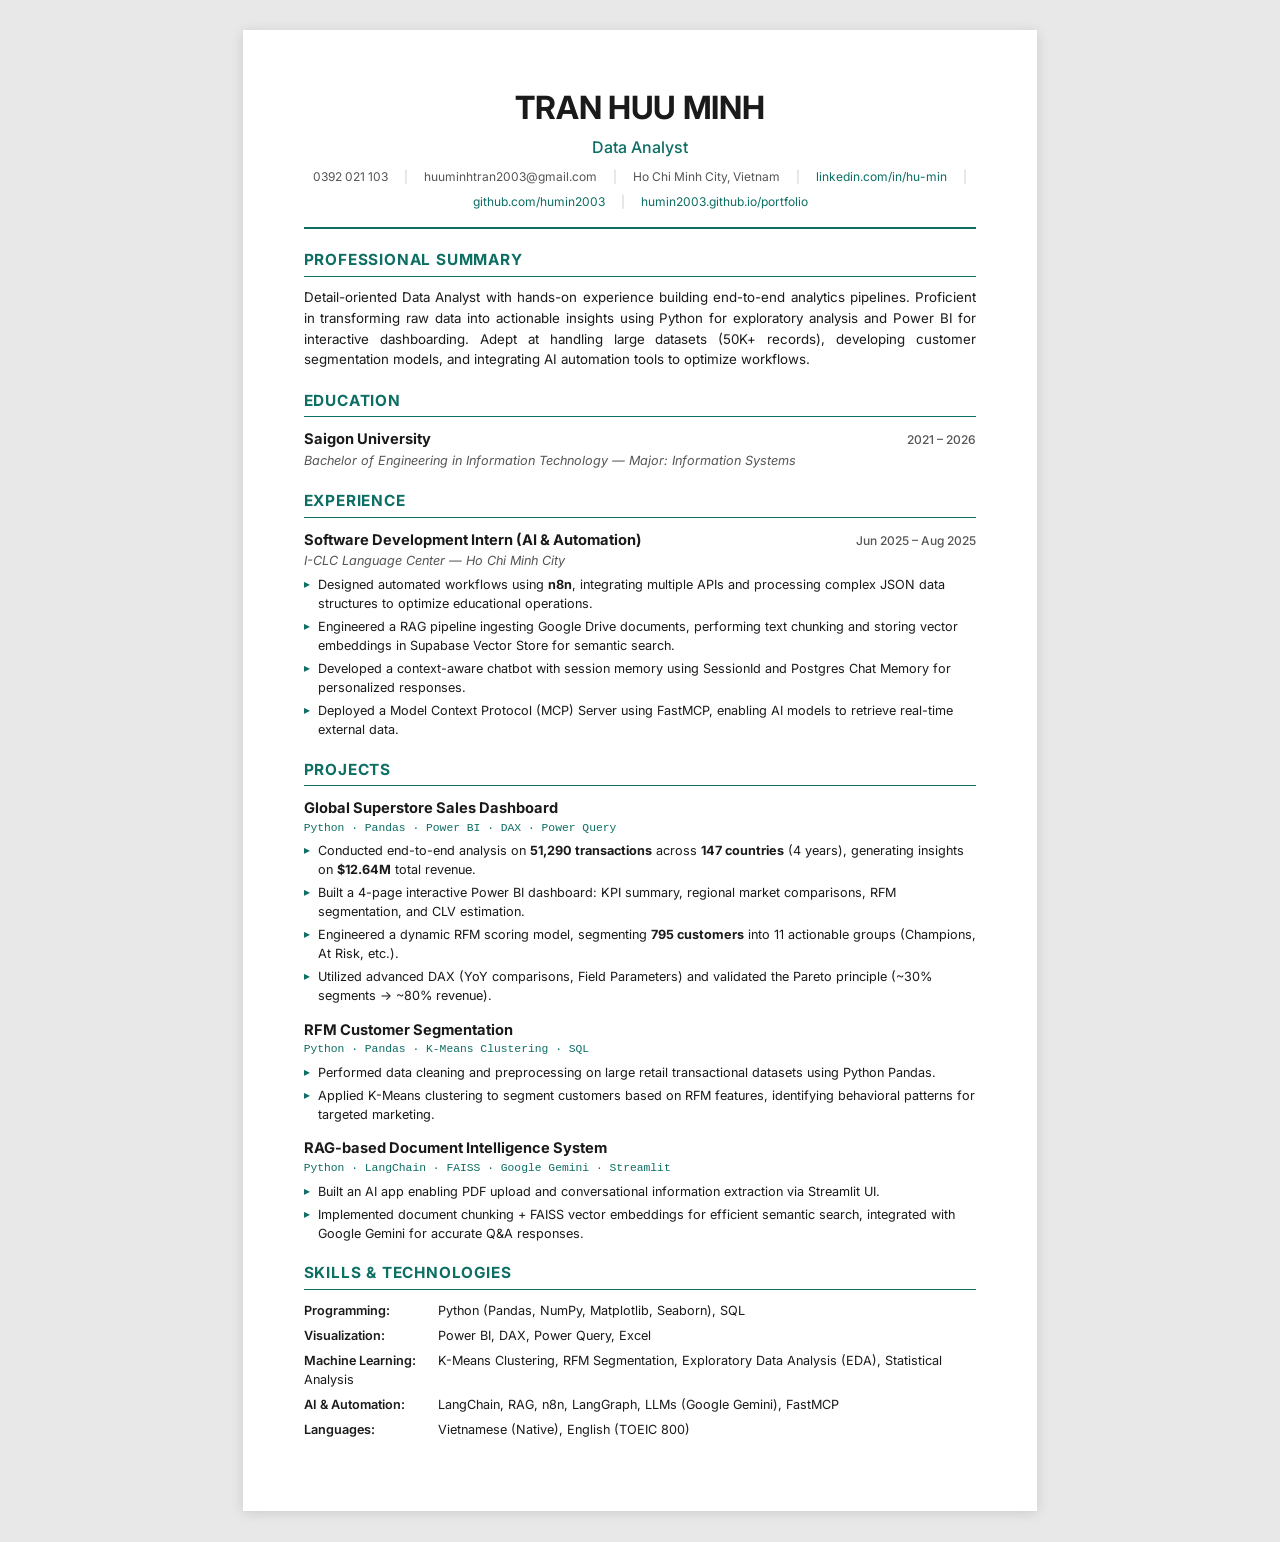
<file: cv.html>
<!DOCTYPE html>
<html lang="en">

<head>
    <meta charset="UTF-8">
    <meta name="viewport" content="width=device-width, initial-scale=1.0">
    <title>Tran Huu Minh - Data Analyst CV</title>
    <link rel="preconnect" href="https://fonts.googleapis.com">
    <link href="https://fonts.googleapis.com/css2?family=Inter:wght@400;500;600;700&display=swap" rel="stylesheet">
    <style>
        :root {
            --text-main: #1a1a1a;
            --text-muted: #555;
            --accent: #0d6e63;
            --accent-bg: #e6f5f2;
            --border: #ccc;
            --font: 'Inter', 'Segoe UI', Arial, sans-serif;
        }

        *,
        *::before,
        *::after {
            box-sizing: border-box;
            margin: 0;
            padding: 0;
        }

        body {
            font-family: var(--font);
            color: var(--text-main);
            background: #e8e8e8;
            font-size: 10.5pt;
            line-height: 1.55;
        }

        .page {
            width: 210mm;
            min-height: 297mm;
            padding: 14mm 16mm;
            margin: 8mm auto;
            background: #fff;
            box-shadow: 0 2px 12px rgba(0, 0, 0, 0.12);
        }

        @page {
            size: A4;
            margin: 0;
        }

        @media print {
            body {
                background: #fff;
            }

            .page {
                margin: 0;
                box-shadow: none;
                padding: 14mm 16mm;
            }
        }

        a {
            color: var(--accent);
            text-decoration: none;
        }

        a:hover {
            text-decoration: underline;
        }

        /* ========== HEADER ========== */
        .header {
            text-align: center;
            padding-bottom: 12pt;
            border-bottom: 2px solid var(--accent);
            margin-bottom: 14pt;
        }

        .header h1 {
            font-size: 24pt;
            font-weight: 700;
            letter-spacing: -0.3px;
            margin-bottom: 2pt;
        }

        .header h2 {
            font-size: 12pt;
            font-weight: 500;
            color: var(--accent);
            margin-bottom: 6pt;
        }

        .contact-row {
            display: flex;
            justify-content: center;
            flex-wrap: wrap;
            gap: 6px 16px;
            font-size: 9pt;
            color: var(--text-muted);
        }

        .contact-row span {
            white-space: nowrap;
        }

        .sep {
            color: #ccc;
        }

        /* ========== SECTIONS ========== */
        .section {
            margin-bottom: 14pt;
        }

        .section-title {
            font-size: 11.5pt;
            font-weight: 700;
            color: var(--accent);
            text-transform: uppercase;
            letter-spacing: 0.8px;
            border-bottom: 1.5px solid var(--accent);
            padding-bottom: 3pt;
            margin-bottom: 8pt;
        }

        /* ========== ITEMS ========== */
        .item {
            margin-bottom: 10pt;
        }

        .item:last-child {
            margin-bottom: 0;
        }

        .item-row {
            display: flex;
            justify-content: space-between;
            align-items: baseline;
        }

        .item-title {
            font-weight: 700;
            font-size: 11pt;
        }

        .item-date {
            font-size: 9pt;
            color: var(--text-muted);
            font-weight: 500;
            white-space: nowrap;
        }

        .item-sub {
            font-size: 9.5pt;
            color: var(--text-muted);
            font-style: italic;
            margin-bottom: 3pt;
        }

        .item-tech {
            font-size: 8.5pt;
            color: var(--accent);
            font-family: 'Courier New', monospace;
            margin-bottom: 3pt;
        }

        ul {
            list-style: none;
            padding: 0;
        }

        ul li {
            position: relative;
            padding-left: 14px;
            margin-bottom: 3pt;
            font-size: 9.5pt;
            line-height: 1.5;
        }

        ul li::before {
            content: "▸";
            position: absolute;
            left: 0;
            color: var(--accent);
            font-size: 9pt;
        }

        /* ========== SKILLS ========== */
        .skills-list {
            font-size: 9.5pt;
        }

        .skills-list .skill-row {
            margin-bottom: 4pt;
        }

        .skills-list strong {
            font-weight: 600;
            display: inline-block;
            min-width: 130px;
            color: var(--text-main);
        }
    </style>
</head>

<body>

    <div class="page">

        <!-- HEADER -->
        <header class="header">
            <h1>TRAN HUU MINH</h1>
            <h2>Data Analyst</h2>
            <div class="contact-row">
                <span>0392 021 103</span>
                <span class="sep">|</span>
                <span>huuminhtran2003@gmail.com</span>
                <span class="sep">|</span>
                <span>Ho Chi Minh City, Vietnam</span>
                <span class="sep">|</span>
                <span><a href="https://linkedin.com/in/hu-min">linkedin.com/in/hu-min</a></span>
                <span class="sep">|</span>
                <span><a href="https://github.com/humin2003">github.com/humin2003</a></span>
                <span class="sep">|</span>
                <span><a href="https://humin2003.github.io/portfolio">humin2003.github.io/portfolio</a></span>
            </div>
        </header>

        <!-- PROFESSIONAL SUMMARY -->
        <section class="section">
            <div class="section-title">Professional Summary</div>
            <p style="font-size:10pt; text-align:justify;">
                Detail-oriented Data Analyst with hands-on experience building end-to-end analytics pipelines.
                Proficient in transforming raw data into actionable insights using Python for exploratory analysis and
                Power BI for interactive dashboarding. Adept at handling large datasets (50K+ records), developing
                customer segmentation models, and integrating AI automation tools to optimize workflows.
            </p>
        </section>

        <!-- EDUCATION -->
        <section class="section">
            <div class="section-title">Education</div>
            <div class="item">
                <div class="item-row">
                    <div class="item-title">Saigon University</div>
                    <div class="item-date">2021 – 2026</div>
                </div>
                <div class="item-sub">Bachelor of Engineering in Information Technology — Major: Information Systems
                </div>
            </div>
        </section>

        <!-- EXPERIENCE -->
        <section class="section">
            <div class="section-title">Experience</div>
            <div class="item">
                <div class="item-row">
                    <div class="item-title">Software Development Intern (AI & Automation)</div>
                    <div class="item-date">Jun 2025 – Aug 2025</div>
                </div>
                <div class="item-sub">I-CLC Language Center — Ho Chi Minh City</div>
                <ul>
                    <li>Designed automated workflows using <strong>n8n</strong>, integrating multiple APIs and
                        processing complex JSON data structures to optimize educational operations.</li>
                    <li>Engineered a RAG pipeline ingesting Google Drive documents, performing text chunking and storing
                        vector embeddings in Supabase Vector Store for semantic search.</li>
                    <li>Developed a context-aware chatbot with session memory using SessionId and Postgres Chat Memory
                        for personalized responses.</li>
                    <li>Deployed a Model Context Protocol (MCP) Server using FastMCP, enabling AI models to retrieve
                        real-time external data.</li>
                </ul>
            </div>
        </section>

        <!-- PROJECTS -->
        <section class="section">
            <div class="section-title">Projects</div>

            <div class="item">
                <div class="item-row">
                    <div class="item-title">Global Superstore Sales Dashboard</div>
                </div>
                <div class="item-tech">Python · Pandas · Power BI · DAX · Power Query</div>
                <ul>
                    <li>Conducted end-to-end analysis on <strong>51,290 transactions</strong> across <strong>147
                            countries</strong> (4 years), generating insights on <strong>$12.64M</strong> total revenue.
                    </li>
                    <li>Built a 4-page interactive Power BI dashboard: KPI summary, regional market comparisons, RFM
                        segmentation, and CLV estimation.</li>
                    <li>Engineered a dynamic RFM scoring model, segmenting <strong>795 customers</strong> into 11
                        actionable groups (Champions, At Risk, etc.).</li>
                    <li>Utilized advanced DAX (YoY comparisons, Field Parameters) and validated the Pareto principle
                        (~30% segments → ~80% revenue).</li>
                </ul>
            </div>

            <div class="item">
                <div class="item-row">
                    <div class="item-title">RFM Customer Segmentation</div>
                </div>
                <div class="item-tech">Python · Pandas · K-Means Clustering · SQL</div>
                <ul>
                    <li>Performed data cleaning and preprocessing on large retail transactional datasets using Python
                        Pandas.</li>
                    <li>Applied K-Means clustering to segment customers based on RFM features, identifying behavioral
                        patterns for targeted marketing.</li>
                </ul>
            </div>

            <div class="item">
                <div class="item-row">
                    <div class="item-title">RAG-based Document Intelligence System</div>
                </div>
                <div class="item-tech">Python · LangChain · FAISS · Google Gemini · Streamlit</div>
                <ul>
                    <li>Built an AI app enabling PDF upload and conversational information extraction via Streamlit UI.
                    </li>
                    <li>Implemented document chunking + FAISS vector embeddings for efficient semantic search,
                        integrated with Google Gemini for accurate Q&A responses.</li>
                </ul>
            </div>
        </section>

        <!-- SKILLS -->
        <section class="section">
            <div class="section-title">Skills & Technologies</div>
            <div class="skills-list">
                <div class="skill-row"><strong>Programming:</strong> Python (Pandas, NumPy, Matplotlib, Seaborn), SQL
                </div>
                <div class="skill-row"><strong>Visualization:</strong> Power BI, DAX, Power Query, Excel</div>
                <div class="skill-row"><strong>Machine Learning:</strong> K-Means Clustering, RFM Segmentation,
                    Exploratory Data Analysis (EDA), Statistical Analysis</div>
                <div class="skill-row"><strong>AI & Automation:</strong> LangChain, RAG, n8n, LangGraph, LLMs (Google
                    Gemini), FastMCP</div>
                <div class="skill-row"><strong>Languages:</strong> Vietnamese (Native), English (TOEIC 800)</div>
            </div>
        </section>

    </div>

</body>

</html>
</file>
